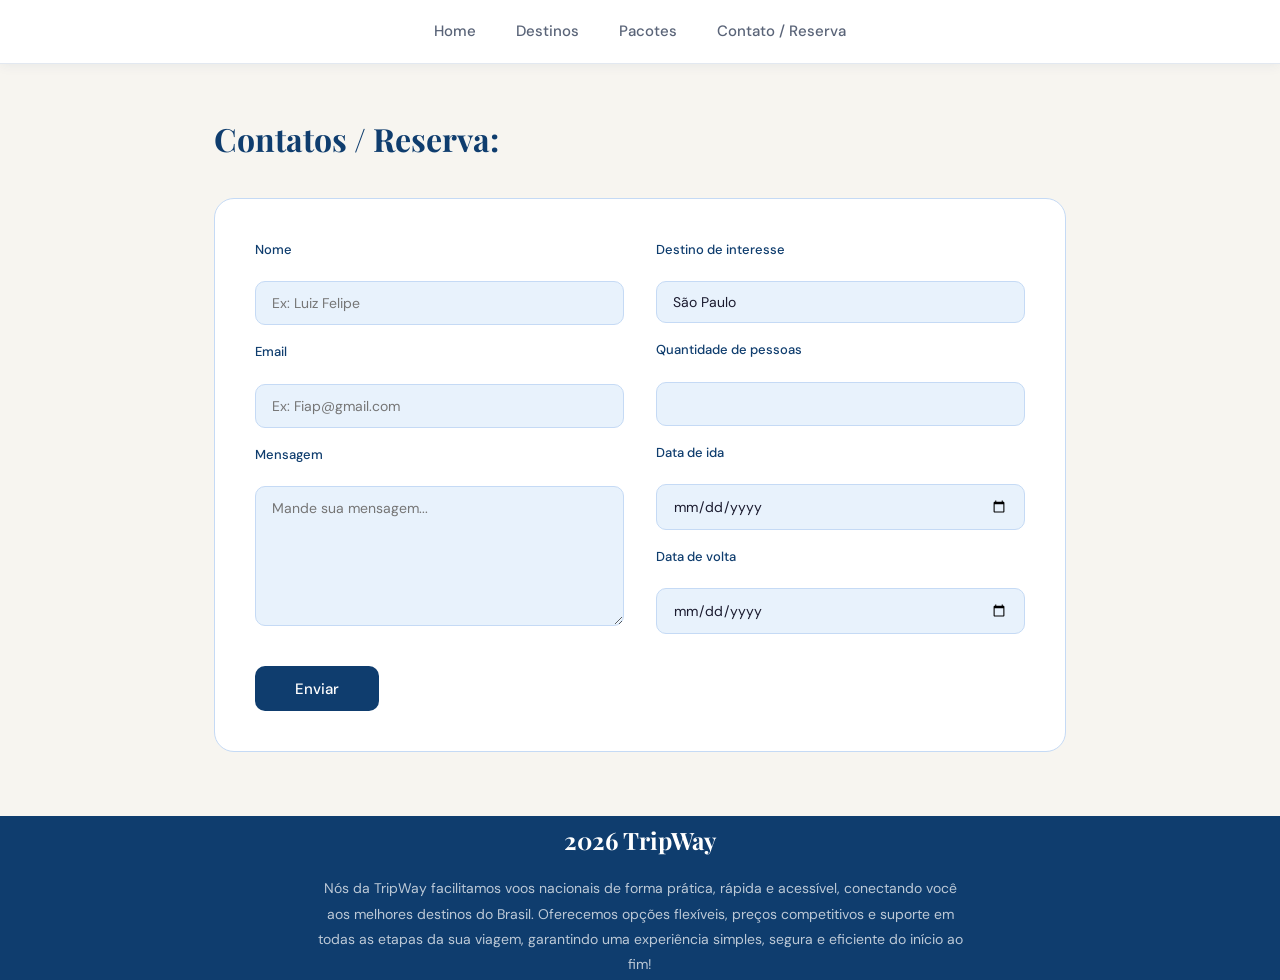
<file: pages/contato.html>
<!doctype html>
<html lang="pt-br">
  <head>
    <meta charset="UTF-8" />
    <meta name="viewport" content="width=device-width, initial-scale=1.0" />
    <title>Contato | TripWay</title>
    <link rel="stylesheet" href="../css/styles.css" />
    <link rel="stylesheet" href="../css/contatos.css">
  </head>

  <body>
    <nav class="navegacao">
      <ul class="nav-links">
        <li><a href="../index.html">Home</a></li>
        <li><a href="/pages/destinos.html">Destinos</a></li>
        <li><a href="/pages/pacotes.html">Pacotes</a></li>
        <li><a href="/pages/contato.html">Contato / Reserva</a></li>
      </ul>
    </nav>
    <main class="contato-main">
  <header class="contato-header">
    <h1 class="contato-titulo">Contatos / Reserva:</h1>
  </header>

  <section class="contato-secao">
    <form class="contato-form">
      <div class="form-grupo-esquerda">
        <label for="name">Nome</label>
        <input type="text" id="name" placeholder="Ex: Luiz Felipe" required />
        <label for="email">Email</label>
        <input type="email" id="email" placeholder="Ex: Fiap@gmail.com" required />
        <label for="mensagem">Mensagem</label>
        <textarea id="mensagem" placeholder="Mande sua mensagem..." required></textarea>
      </div>

      <div class="form-grupo-direita">
        <label for="destino">Destino de interesse</label>
        <select id="destino">
          <option value="sp">São Paulo</option>
          <option value="rj">Rio de Janeiro</option>
          <option value="ba">Bahia</option>
        </select>

        <label for="qtd">Quantidade de pessoas</label>
        <input type="number" id="qtd" required />

        <label for="date1">Data de ida</label>
        <input type="date" id="date1" />

        <label for="date2">Data de volta</label>
        <input type="date" id="date2" required />
      </div>

      <button type="submit" class="form-btn">Enviar</button>
    </form>
  </section>
</main>
    
<footer class="rodape">
    <p class="rodape-marca">2026 TripWay</p>
    <p class="rodape-descricao">Nós da TripWay facilitamos voos nacionais de forma prática, rápida e acessível, conectando você aos melhores destinos do Brasil. Oferecemos opções flexíveis, preços competitivos e suporte em todas as etapas da sua viagem, garantindo uma experiência simples, segura e eficiente do início ao fim!</p>
</footer>

  </body>
</html>
</file>
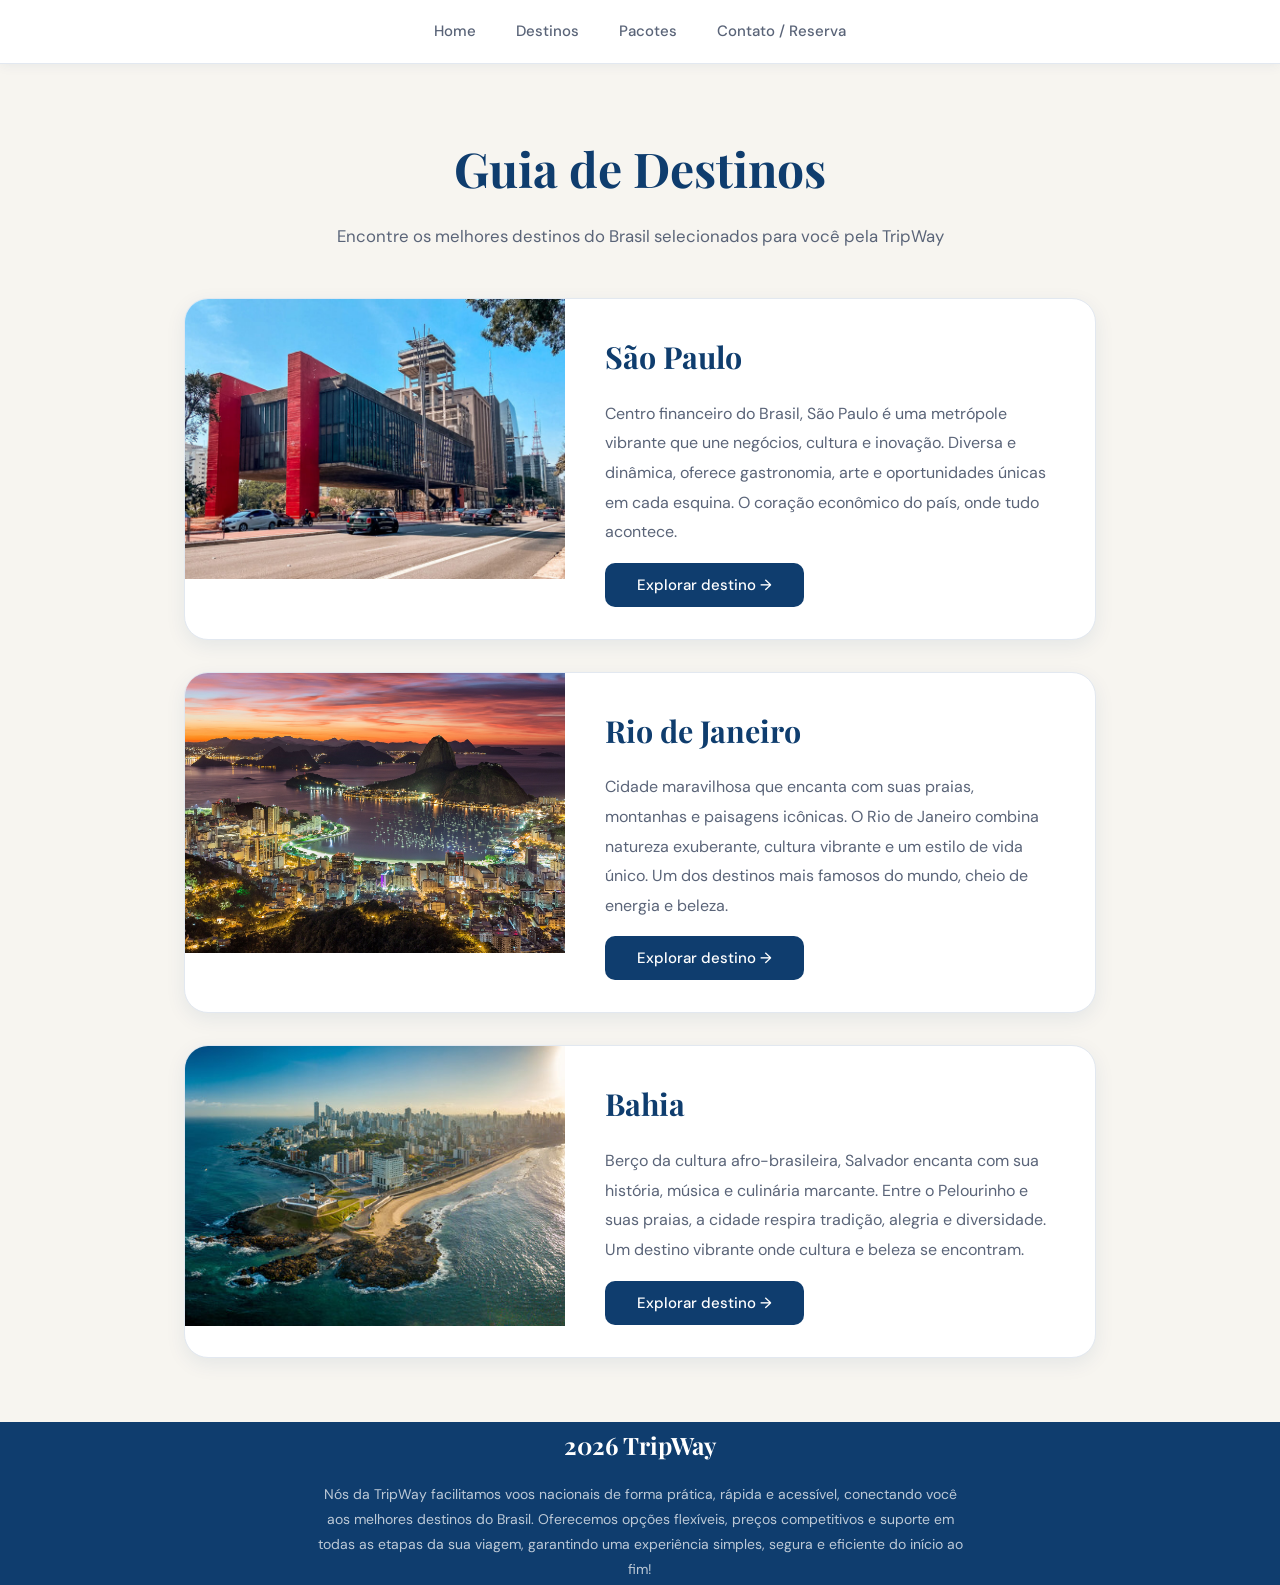
<file: pages/destinos.html>
<!DOCTYPE html>
<html lang="pt-br">
<head>
    <meta charset="UTF-8">
    <meta name="viewport" content="width=device-width, initial-scale=1.0">
    <title>Destinos | TripWay</title>
    <link rel="stylesheet" href="../css/styles.css">
    <link rel="stylesheet" href="../css/destinos.css">
    <link rel="icon" href="/images/plane-solid-full.svg">
</head>

<body>
    <nav class="navegacao">
        <ul class="nav-links">
            <li><a href="../index.html">Home</a></li>
            <li><a href="/pages/destinos.html">Destinos</a></li>
            <li><a href="/pages/pacotes.html">Pacotes</a></li>
            <li><a href="/pages/contato.html">Contato / Reserva</a></li>
        </ul>
    </nav>

    <main class="destinos-main">
        <header class="destinos-header">
            <h1>Guia de Destinos</h1>
            <p>Encontre os melhores destinos do Brasil selecionados para você pela TripWay</p>
        </header>

        <section class="destinos-lista-cards">
            <article class="destino-card">
                <img src="/images/img-masp-sp.jpg" alt="Vista aérea da cidade de São Paulo" class="destino-card-img">
                <div class="destino-card-corpo">
                    <h2 class="destino-card-titulo">São Paulo</h2>
                    <p class="destino-card-descricao">
                        Centro financeiro do Brasil, São Paulo é uma metrópole vibrante que une negócios, cultura e inovação.
                        Diversa e dinâmica, oferece gastronomia, arte e oportunidades únicas em cada esquina.
                        O coração econômico do país, onde tudo acontece.
                    </p>
                    <button class="busca-btn">Explorar destino &rarr;</button>
                </div>
            </article>

            <article class="destino-card">
                <img src="/images/rj.jpg" alt="Vista do Rio de Janeiro com o Cristo Redentor" class="destino-card-img">
                <div class="destino-card-corpo">
                    <h2 class="destino-card-titulo">Rio de Janeiro</h2>
                    <p class="destino-card-descricao">
                        Cidade maravilhosa que encanta com suas praias, montanhas e paisagens icônicas.
                        O Rio de Janeiro combina natureza exuberante, cultura vibrante e um estilo de vida único.
                        Um dos destinos mais famosos do mundo, cheio de energia e beleza.
                    </p>
                    <button class="busca-btn">Explorar destino &rarr;</button>
                </div>
            </article>

            <article class="destino-card">
                <img src="/images/ba.jpg" alt="Vista das praias e do centro histórico da Bahia" class="destino-card-img">
                <div class="destino-card-corpo">
                    <h2 class="destino-card-titulo">Bahia</h2>
                    <p class="destino-card-descricao">
                        Berço da cultura afro-brasileira, Salvador encanta com sua história, música e culinária marcante.
                        Entre o Pelourinho e suas praias, a cidade respira tradição, alegria e diversidade.
                        Um destino vibrante onde cultura e beleza se encontram.
                    </p>
                    <button class="busca-btn">Explorar destino &rarr;</button>
                </div>
            </article>
        </section>
    </main>

    <footer class="rodape">
        <p class="rodape-marca">2026 TripWay</p>
        <p class="rodape-descricao">
            Nós da TripWay facilitamos voos nacionais de forma prática, rápida e
            acessível, conectando você aos melhores destinos do Brasil. Oferecemos
            opções flexíveis, preços competitivos e suporte em todas as etapas da
            sua viagem, garantindo uma experiência simples, segura e eficiente do
            início ao fim!
        </p>
    </footer>
</body>
</html>
</file>
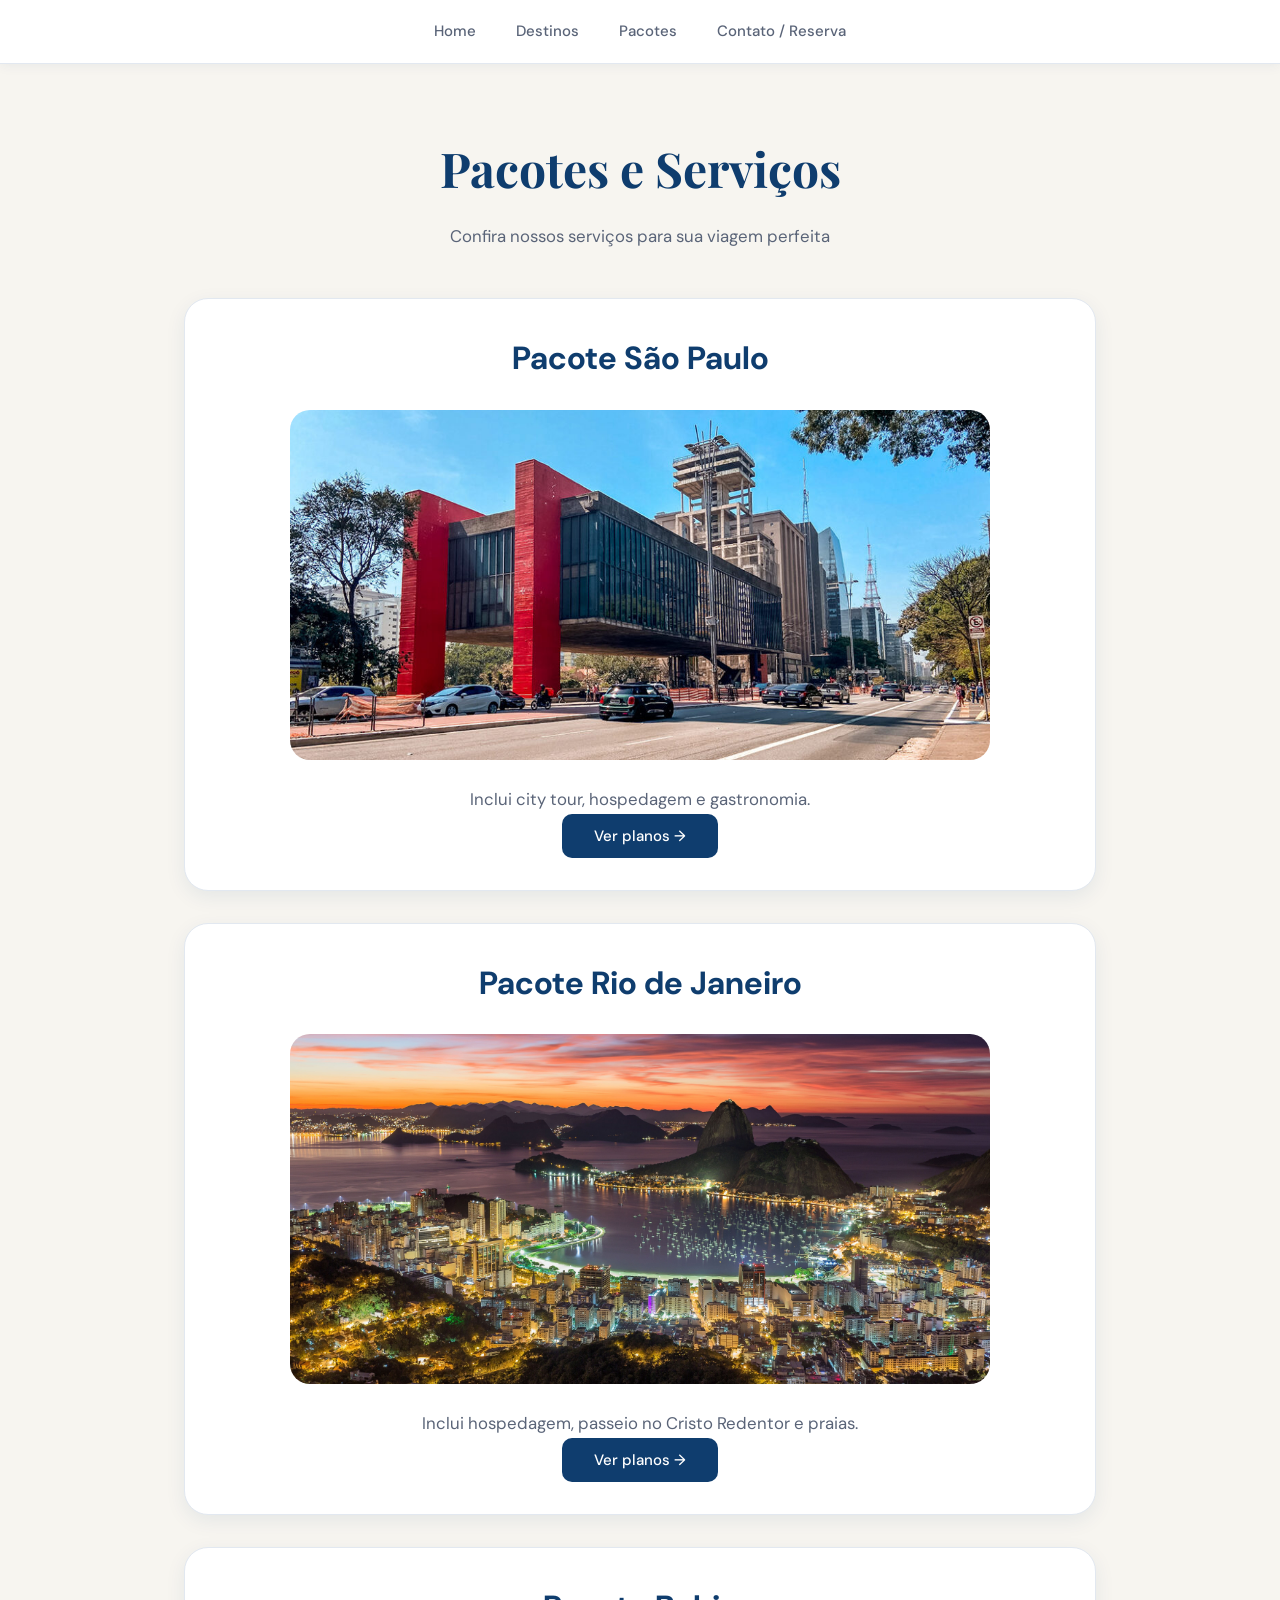
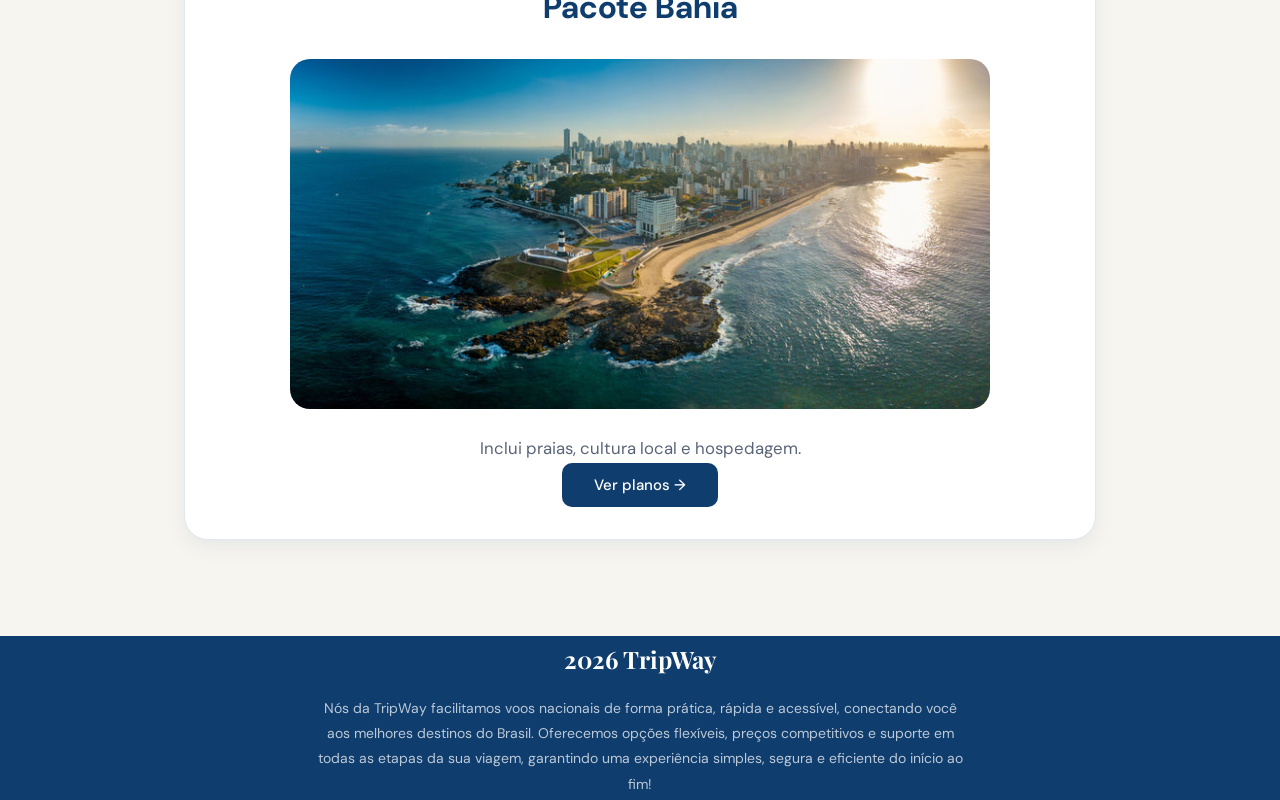
<file: pages/pacotes.html>
<!DOCTYPE html>
<html lang="pt-br">
<head>
    <meta charset="UTF-8">
    <meta name="viewport" content="width=device-width, initial-scale=1.0">
    <title>Pacotes | TripWay</title>
    <link rel="stylesheet" href="../css/styles.css">
    <link rel="stylesheet" href="../css/pacotes.css">
    <link rel="icon" href="/images/plane-solid-full.svg" />
</head>

<body>
    <nav class="navegacao">
      <ul class="nav-links">
        <li><a href="../index.html">Home</a></li>
        <li><a href="/pages/destinos.html">Destinos</a></li>
        <li><a href="/pages/pacotes.html">Pacotes</a></li>
        <li><a href="/pages/contato.html">Contato / Reserva</a></li>
      </ul>
    </nav>

    <main class="pacotes-main">
        <header class="pacotes-header">
            <h1>Pacotes e Serviços</h1>
            <p>Confira nossos serviços para sua viagem perfeita</p>
        </header>

        <article class="img-pacotes">
            <h2>Pacote São Paulo</h2>
            <img src="../images/img-masp-sp.jpg" alt="São Paulo">
            <p>Inclui city tour, hospedagem e gastronomia.</p>
            <button class="busca-btn">Ver planos &rarr;</button>
        </article>

        <article class="img-pacotes">
            <h2>Pacote Rio de Janeiro</h2>
            <img src="../images/rj.jpg" alt="Rio de Janeiro">
            <p>Inclui hospedagem, passeio no Cristo Redentor e praias.</p>
            <button class="busca-btn">Ver planos &rarr;</button>
        </article>

        <article class="img-pacotes">
            <h2>Pacote Bahia</h2>
            <img src="../images/ba.jpg" alt="Bahia">
            <p>Inclui praias, cultura local e hospedagem.</p>
            <button class="busca-btn">Ver planos &rarr;</button>
        </article>
    </main>

    <footer class="rodape">
      <p class="rodape-marca">2026 TripWay</p>
      <p class="rodape-descricao">
        Nós da TripWay facilitamos voos nacionais de forma prática, rápida e
        acessível, conectando você aos melhores destinos do Brasil. Oferecemos
        opções flexíveis, preços competitivos e suporte em todas as etapas da
        sua viagem, garantindo uma experiência simples, segura e eficiente do
        início ao fim!
      </p>
    </footer>
</body>
</html>
</file>
<file: css/styles.css>
@import url("https://fonts.googleapis.com/css2?family=Playfair+Display:wght@700;900&family=DM+Sans:wght@300;400;500&display=swap");

/* ===== RESET===== */
*,
*::before,
*::after {
  box-sizing: border-box;
  margin: 0;
  padding: 0;
}

:root {
  --sky: #0f3d6e;
  --sky-mid: #1a5fa8;
  --sky-light: #e8f2fc;
  --gold: #e8a020;
  --gold-light: #fdf3e0;
  --white: #ffffff;
  --off-white: #f7f5f0;
  --text: #1a1a2e;
  --text-muted: #5a6478;
  --radius: 14px;
  --radius-lg: 24px;
}

body {
  font-family: "DM Sans", sans-serif;
  background: var(--off-white);
  color: var(--text);
  font-size: 16px;
  line-height: 1.7;
}

.navegacao {
  justify-content: center;
  background: var(--white);
  border-bottom: 1px solid #e2e8f0;
  position: sticky;
  top: 0;
  z-index: 100;
  padding: 0 2rem;
  display: flex;
  align-items: center;
  height: 64px;
  box-shadow: 0 1px 12px rgba(15, 61, 110, 0.07);

}

.nav-links {
  list-style: none;
  display: flex;
  gap: 0.5rem;
  align-items: center;
  height: 100%;
}

.nav-links li a {
  text-decoration: none;
  color: var(--text-muted);
  font-weight: 500;
  font-size: 15px;
  padding: 0.4rem 1rem;
  border-radius: 8px;
  transition:
    color 0.2s,
    background 0.2s;
}

.nav-links li a:hover {
  color: var(--sky-mid);
  background: var(--sky-light);
}

/* ===== MAIN ===== */

.conteudo-principal {
  display: flex;
  flex-direction: column;
  align-items: center;
}

.secao-hero {
  display: flex;
  flex-direction: column;
  align-items: center;
  margin-top: 2.5%;
}

.hero-titulo {
  color: var(--text);
  font-size: 3.5rem;
}

.hero-imagem {
  border: solid 2px var(--sky);
  border-radius: 20px;
  margin-bottom: 50px;
}

.secao-busca {
  width: 700px;
  background-color: var(--sky-light);
  border: 1px solid #c5daf5;
  border-radius: 20px;
  padding: 2rem 2.5rem;
  display: flex;
  flex-direction: column;
  gap: 1.25rem;
  margin: 4rem auto;
}

.busca-titulo {
  color: var(--sky);
  font-size: 1.4rem;
  font-weight: 600;
}

.busca-select {
  width: 100%;
  max-width: 22rem;
  background-color: var(--white);
  color: var(--text);
  border: 1.5px solid #c5daf5;
  border-radius: 10px;
  padding: 0.75rem 1rem;
  font-size: 15px;
  font-family: 'DM Sans', sans-serif;
  appearance: none;
  cursor: pointer;
  transition: border-color 0.2s;
}

.busca-select:focus {
  outline: none;
  border-color: var(--sky-mid);
}

.busca-select option {
  font-size: 15px;
  color: var(--text);
}

.busca-btn {
  width: fit-content;
  background-color: var(--sky);
  color: var(--white);
  font-family: 'DM Sans', sans-serif;
  font-size: 15px;
  font-weight: 500;
  padding: 0.75rem 2rem;
  border-radius: 10px;
  border: none;
  cursor: pointer;
  transition: background-color 0.2s, transform 0.15s;
}

.busca-btn:hover {
  background-color: var(--sky-mid);
  transform: translateY(-2px);
}

.secao-destinos {
    background: var(--white);
    border-radius: 16px;
    padding: 2rem;
    margin: 2rem auto;
    max-width: 900px;
}

.destinos-titulo {
    color: var(--sky);
    font-size: 1.2rem;
    margin-bottom: 1.25rem;
}

.destinos-lista {
    list-style: none;
    display: flex;
    gap: 1rem;
}

.destino-item {
    background: var(--sky-light);
    border: 1.5px solid #c5daf5;
    border-radius: 12px;
    padding: 0.85rem 1.25rem;
    flex: 1;
    display: flex;
    align-items: center;
    gap: 0.5rem;
    cursor: pointer;
    transition: all 0.2s;
}

.destino-item::before {
    content: '📍';
}

.destino-item a {
    text-decoration: none;
    color: var(--sky);
    font-weight: 500;
    font-size: 15px;
}

.destino-item:hover {
    background: var(--sky);
    border-color: var(--sky);
}

.destino-item:hover a {
    color: var(--white);
}

/* ======== RODAPÉ GLOBAL =======*/


.rodape {
    background: var(--sky);
    color: rgba(255, 255, 255, 0.85);
    text-align: center;
    padding: 0.2rem 0.2rem;
    margin-top: 4rem;
}

.rodape-marca {
    font-family: 'Playfair Display', serif;
    font-size: 1.5rem;
    color: var(--white);
    font-weight: 700;
    margin-bottom: 1rem;
}

.rodape-descricao {
    font-size: 14px;
    max-width: 650px;
    margin: 0 auto;
    line-height: 1.8;
    opacity: 0.85;
}

.secao-sobre {
    width: 900px;
    background: var(--white);
    border: 1px solid #e2e8f0;
    border-radius: var(--radius-lg);
    padding: 3rem;
    margin: 2rem auto 4rem auto;
    box-shadow: 0 4px 18px rgba(15, 61, 110, 0.06);
}

.sobre-texto {
    display: flex;
    flex-direction: column;
    gap: 1.2rem;
}

.sobre-titulo {
    font-family: 'Playfair Display', serif;
    font-size: 2.2rem;
    color: var(--sky);
    position: relative;
    width: fit-content;
}

.sobre-titulo::after {
    content: '';
    width: 60%;
    height: 4px;
    background: var(--gold);
    border-radius: 999px;
    position: absolute;
    left: 0;
    bottom: -8px;
}

.sobre-paragrafo {
    color: var(--text-muted);
    font-size: 1.05rem;
    line-height: 1.9;
}

.sobre-paragrafo strong {
    color: var(--sky);
}

/* ===== RESPONSIVIDADE ===== */

@media (max-width: 960px) {
  .secao-busca {
    width: 90%;
  }

  .secao-sobre {
    width: 90%;
  }

  .secao-destinos {
    width: 90%;
  }
}

@media (max-width: 700px) {
  .hero-titulo {
    font-size: 2.2rem;
    text-align: center;
    padding: 0 1rem;
  }

  .hero-imagem {
    width: 90%;
    height: auto;
  }

  .secao-busca {
    width: 90%;
    padding: 1.5rem 1.25rem;
    margin: 2rem auto;
  }

  .busca-select {
    max-width: 100%;
  }

  .busca-btn {
    width: 100%;
    text-align: center;
  }

  .secao-destinos {
    width: 90%;
    padding: 1.25rem;
  }

  .destinos-lista {
    flex-direction: column;
  }

  .secao-sobre {
    width: 90%;
    padding: 2rem 1.25rem;
  }

  .sobre-titulo {
    font-size: 1.7rem;
  }
}

@media (max-width: 480px) {
  .navegacao {
    padding: 0 1rem;
    overflow-x: auto;
    justify-content: flex-start;
  }

  .nav-links {
    gap: 0.25rem;
  }

  .nav-links li a {
    font-size: 13px;
    padding: 0.4rem 0.65rem;
  }

  .hero-titulo {
    font-size: 1.8rem;
  }

  .sobre-titulo {
    font-size: 1.4rem;
  }

  .sobre-paragrafo {
    font-size: 0.95rem;
  }

  .rodape-descricao {
    font-size: 13px;
    padding: 0 1rem;
  }
}
</file>
<file: css/contatos.css>
@import url('https://fonts.googleapis.com/css2?family=Playfair+Display:wght@700;900&family=DM+Sans:wght@300;400;500&display=swap');

.contato-main {
  max-width: 900px;
  margin: 3rem auto;
  padding: 0 1.5rem;
}

.contato-header {
  margin-bottom: 2rem;
}

.contato-titulo {
  font-family: 'Playfair Display', serif;
  color: var(--sky);
  font-size: 2rem;
}

.contato-secao {
  background: var(--white);
  border-radius: 20px;
  border: 1px solid #c5daf5;
  padding: 2.5rem;
}

/* FORM */
.contato-form {
  display: grid;
  grid-template-columns: 1fr 1fr;
  gap: 2rem;
}

.form-grupo-esquerda,
.form-grupo-direita {
  display: flex;
  flex-direction: column;
  gap: 1rem;
}

/* LABELS */
.contato-form label {
  font-size: 13px;
  font-weight: 500;
  color: var(--sky);
  margin-bottom: 0.25rem;
}

/* INPUTS, SELECT, TEXTAREA */
.contato-form input,
.contato-form select,
.contato-form textarea {
  width: 100%;
  padding: 0.75rem 1rem;
  font-size: 14px;
  font-family: 'DM Sans', sans-serif;
  color: var(--text);
  background: var(--sky-light);
  border: 1.5px solid #c5daf5;
  border-radius: 10px;
  transition: border-color 0.2s;
  appearance: none;
}

.contato-form input:focus,
.contato-form select:focus,
.contato-form textarea:focus {
  outline: none;
  border-color: var(--sky-mid);
}

.contato-form textarea {
  resize: vertical;
  min-height: 140px;
}

/* BOTÃO */
.form-btn {
  grid-column: 1 / -1;
  width: fit-content;
  background-color: var(--sky);
  color: var(--white);
  font-family: 'DM Sans', sans-serif;
  font-size: 15px;
  font-weight: 500;
  padding: 0.8rem 2.5rem;
  border: none;
  border-radius: 10px;
  cursor: pointer;
  transition: background-color 0.2s, transform 0.15s;
}

.form-btn:hover {
  background-color: var(--sky-mid);
  transform: translateY(-2px);
}

/* RESPONSIVO */
@media (max-width: 640px) {
  .contato-form {
    grid-template-columns: 1fr;
  }
}
</file>
<file: css/destinos.css>
@import url("https://fonts.googleapis.com/css2?family=Playfair+Display:wght@700;900&family=DM+Sans:wght@300;400;500&display=swap");
/* ===== DESTINOS PAGE ===== */

.destinos-main {
    width: 100%;
    max-width: 960px;
    margin: 4rem auto;
    padding: 0 1.5rem;

    display: flex;
    flex-direction: column;
    align-items: center;
}

/* ===== HEADER ===== */

.destinos-header {
    text-align: center;
    margin-bottom: 3rem;
    width: 100%;
}

.destinos-header h1 {
    font-family: 'Playfair Display', serif;
    font-size: 3rem;
    color: var(--sky);
    margin-bottom: 0.75rem;
}

.destinos-header p {
    color: var(--text-muted);
    font-size: 1.05rem;
}

/* ===== LISTA DE CARDS ===== */

.destinos-lista-cards {
    width: 100%;
    display: flex;
    flex-direction: column;
    gap: 2rem;
}

/* ===== CARD ===== */

.destino-card {
    width: 100%;
    background: var(--white);
    border-radius: 24px;
    border: 1px solid #e2e8f0;
    box-shadow: 0 6px 20px rgba(15, 61, 110, 0.08);
    overflow: hidden;

    display: flex;
    flex-direction: row;
    align-items: stretch;

    transition:
        transform 0.2s ease,
        box-shadow 0.2s ease;
}

.destino-card:hover {
    transform: translateY(-6px);
    box-shadow: 0 12px 28px rgba(15, 61, 110, 0.14);
}

/* ===== IMAGEM DO CARD ===== */

.destino-card-img {
    width: 380px;
    min-width: 380px;
    height: 280px;
    object-fit: cover;
    display: block;
    flex-shrink: 0;
}

/* ===== CORPO DO CARD ===== */

.destino-card-corpo {
    padding: 2rem 2.5rem;
    display: flex;
    flex-direction: column;
    justify-content: center;
    gap: 1rem;
}

.destino-card-titulo {
    font-family: 'Playfair Display', serif;
    font-size: 1.9rem;
    color: var(--sky);
}

.destino-card-descricao {
    color: var(--text-muted);
    font-size: 1rem;
    line-height: 1.85;
}

/* ===== RESPONSIVO ===== */

@media (max-width: 768px) {
    .destinos-main {
        margin: 2rem auto;
        padding: 0 1rem;
    }

    .destinos-header h1 {
        font-size: 2.2rem;
    }

    /* Card vira coluna em mobile */
    .destino-card {
        flex-direction: column;
        border-radius: 16px;
    }

    .destino-card-img {
        width: 100%;
        min-width: unset;
        height: 220px;
    }

    .destino-card-corpo {
        padding: 1.5rem;
    }

    .destino-card-titulo {
        font-size: 1.5rem;
    }
}

@media (max-width: 480px) {
    .destinos-header h1 {
        font-size: 1.8rem;
    }

    .destino-card-img {
        height: 180px;
    }

    .destino-card-descricao {
        font-size: 0.95rem;
    }
}
</file>
<file: css/pacotes.css>
@import url('https://fonts.googleapis.com/css2?family=Playfair+Display:wght@700;900&family=DM+Sans:wght@300;400;500&display=swap');
/* ===== PACOTES PAGE ===== */

.pacotes-main {
  width: 100%;
  max-width: 960px;
  margin: 4rem auto;
  padding: 0 1.5rem;

  display: flex;
  flex-direction: column;
  align-items: center;
}

/* ===== HEADER ===== */

.pacotes-header {
  text-align: center;
  margin-bottom: 3rem;
  width: 100%;
}

.pacotes-header h1 {
  font-family: "Playfair Display", serif;
  font-size: 3rem;
  color: var(--sky);
  margin-bottom: 0.75rem;
}

.pacotes-header p {
  color: var(--text-muted);
  font-size: 1.05rem;
}

/* ===== CARDS ===== */

.img-pacotes {
  width: 100%;
  background: var(--white);
  border-radius: 24px;
  padding: 2rem;
  margin-bottom: 2rem;

  display: flex;
  flex-direction: column;
  align-items: center;
  text-align: center;

  border: 1px solid #e2e8f0;
  box-shadow: 0 6px 20px rgba(15, 61, 110, 0.08);

  transition:
    transform 0.2s ease,
    box-shadow 0.2s ease;
}

.img-pacotes:hover {
  transform: translateY(-6px);
  box-shadow: 0 12px 28px rgba(15, 61, 110, 0.14);
}

.img-pacotes h2 {
  color: var(--sky);
  font-size: 2rem;
  margin-bottom: 1.5rem;
}

.img-pacotes img {
  width: 100%;
  max-width: 700px;
  height: 350px;
  object-fit: cover;
  border-radius: 20px;
  margin-bottom: 1.5rem;
  display: block;
}

.img-pacotes p {
  color: var(--text-muted);
  font-size: 1.05rem;
  line-height: 1.8;
  max-width: 700px;
}

/* ===== RESPONSIVO ===== */

@media (max-width: 768px) {
  .pacotes-main {
    margin: 2rem auto;
    padding: 0 1rem;
  }

  .pacotes-header h1 {
    font-size: 2.2rem;
  }

  .img-pacotes {
    padding: 1.25rem;
    border-radius: 16px;
  }

  .img-pacotes h2 {
    font-size: 1.5rem;
  }

  .img-pacotes img {
    height: 220px;
    border-radius: 12px;
  }
}

@media (max-width: 480px) {
  .pacotes-header h1 {
    font-size: 1.8rem;
  }

  .img-pacotes img {
    height: 180px;
  }

  .img-pacotes p {
    font-size: 0.95rem;
  }
}
</file>
